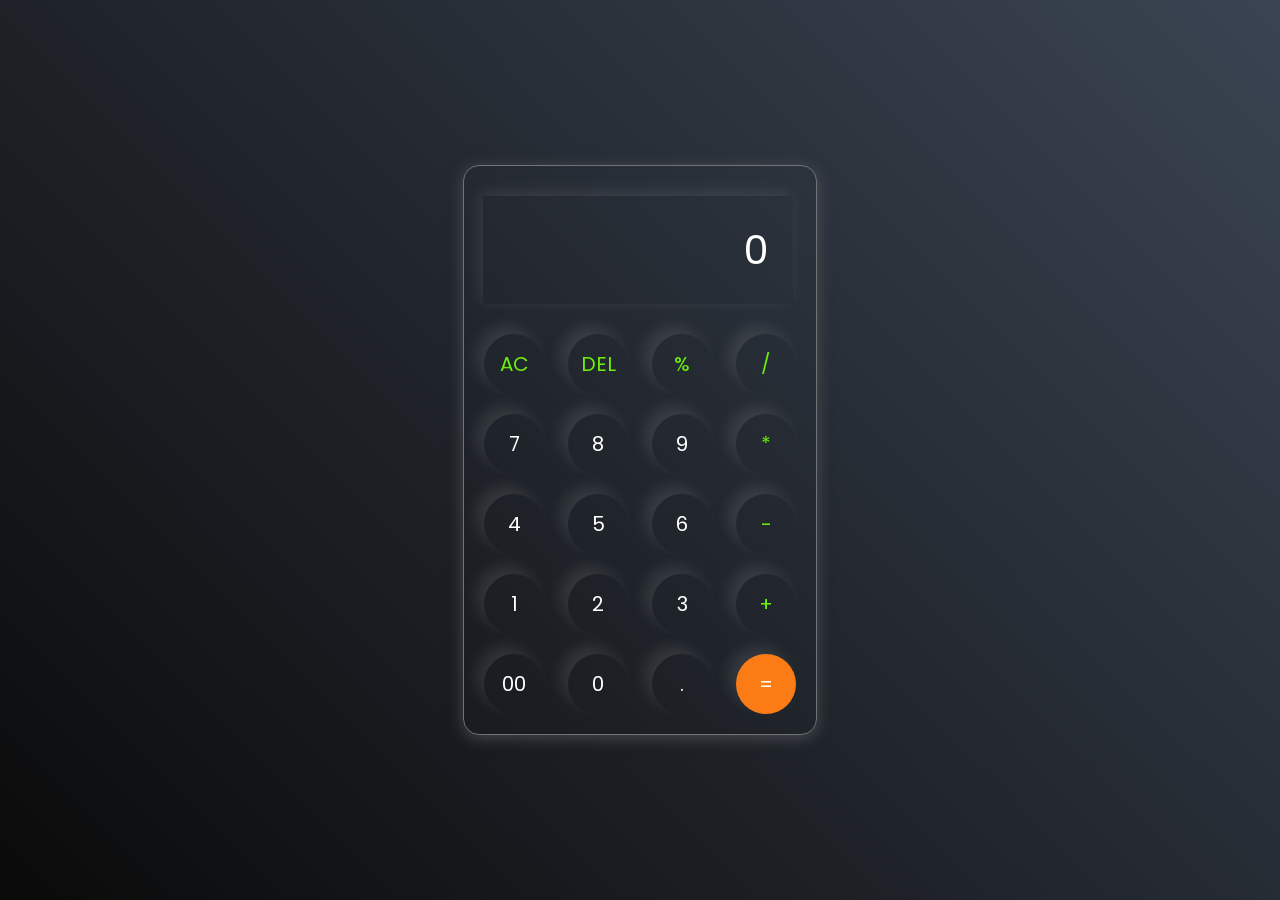
<file: index.html>
<!DOCTYPE html>
<html lang="en">
<head>
    <meta charset="UTF-8">
    <meta name="viewport" content="width=device-width, initial-scale=1.0">
    <link rel="stylesheet" href="style.css">
    <title>Calculator - by Asif</title>
</head>
<body>
    <div class="container">
        <div class="calculator">
            <input type="text" id="inputBox" placeholder="0">
            <div>
                <button class="operator">AC</button>
                <button class="operator">DEL</button>
                <button class="operator">%</button>
                <button class="operator">/</button>
            </div>
            <div>
                <button>7</button>
                <button>8</button>
                <button>9</button>
                <button class="operator">*</button>
            </div>

            <div>
                <button>4</button>
                <button>5</button>
                <button>6</button>
                <button class="operator">-</button>
            </div>

            <div>
                <button>1</button>
                <button>2</button>
                <button>3</button>
                <button class="operator">+</button>
            </div>

            <div>
                <button>00</button>
                <button>0</button>
                <button>.</button>
                <button class="equalBtn">=</button>
            </div>
            
        </div>
    </div>

    <script src="script.js"></script>
</body>
</html>
</file>
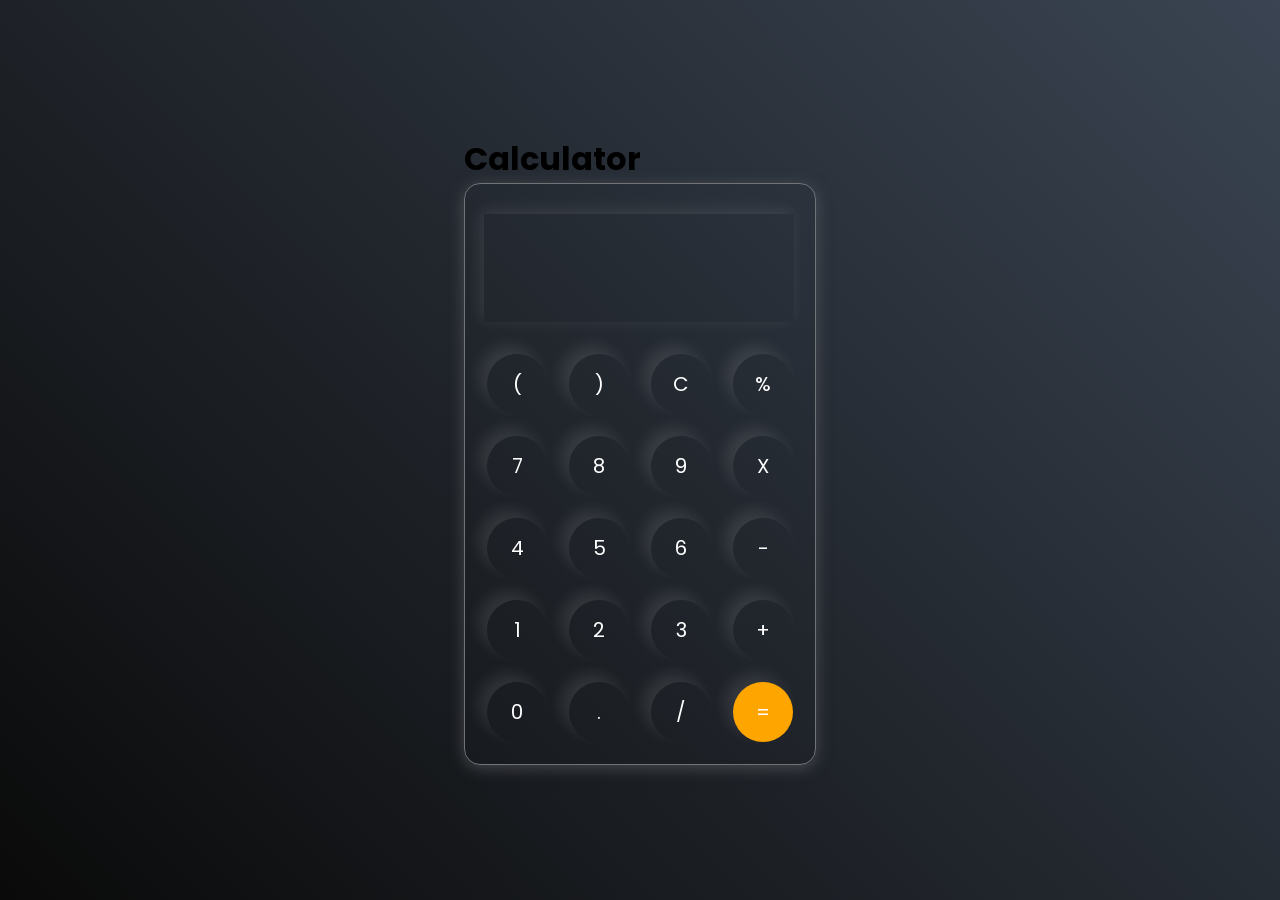
<file: calculator.html>
<!DOCTYPE html>
<html lang="en">

<head>
    <meta charset="UTF-8">
    <meta name="viewport" content="width=device-width, initial-scale=1.0">
    <meta http-equiv="X-UA-Compatible" content="ie=edge">
    <link rel="stylesheet" href="style.css">
    <title>Calculator</title>
</head>

<body>
    <div class="container">
        <h1>Calculator</h1>

        <div class="calculator">
            <input type="text" name="screen" id="screen">
            <table>
                <tr>
                    <td><button>(</button></td>
                    <td><button>)</button></td>
                    <td><button>C</button></td> 
                    <td><button>%</button></td>
                </tr>
                <tr>
                    <td><button>7</button></td>
                    <td><button>8</button></td>
                    <td><button>9</button></td>
                    <td><button>X</button></td>
                </tr>
                <tr>
                    <td><button>4</button></td>
                    <td><button>5</button></td>
                    <td><button>6</button></td>
                    <td><button>-</button></td>
                </tr>
                <tr>
                    <td><button>1</button></td>
                    <td><button>2</button></td>
                    <td><button>3</button></td>
                    <td><button>+</button></td>
                </tr>
                <tr>
                    <td><button>0</button></td>
                    <td><button>.</button></td>
                    <td><button>/</button></td>
                    <td><button style="background-color:orange">=</button></td>
                </tr>
            </table>
        </div>
    </div>

</body>
<script src="index.js"></script>

</html>
</file>
<file: style.css>
@import url('https://fonts.googleapis.com/css2?family=Poppins:wght@500&display=swap');

*{
    margin: 0;
    padding: 0;
    box-sizing: border-box;
    font-family: 'Poppins', sans-serif;
}

body{
    width: 100%;
    height: 100vh;
    display: flex;
    justify-content: center;
    align-items: center;
    background: linear-gradient(45deg, #0a0a0a, #3a4452);
}
.calculator{
    border: 1px solid #717377;
    padding: 10px;
    border-radius: 16px;
    background: transparent;
    box-shadow: 0px 3px 15px rgba(113, 115, 119, 0.5);
}

input{
    width: 310px;
    border: none;
    padding: 24px;
    margin: 20px 9px;
    background: transparent;
    box-shadow: -3px -3px 15px rgba(255, 255, 255, 0.1);
    font-size: 40px;
    text-align: right;
    cursor: pointer;
    color: #ffffff;

}

input::placeholder{
    color: #ffffff;
}

button{
    border: none;
    width: 60px;
    height: 60px;
    margin: 10px;
    border-radius: 50%;
    font-size: 20px;
    color: #ffffff;
    background: transparent;
    box-shadow: -8px -8px 15px rgba(255, 255, 255, 0.1);
    cursor: pointer;
}

.equalBtn{
    background-color: #fb7c14;
}

.operator{
    color: #6dee0a;
}
</file>
